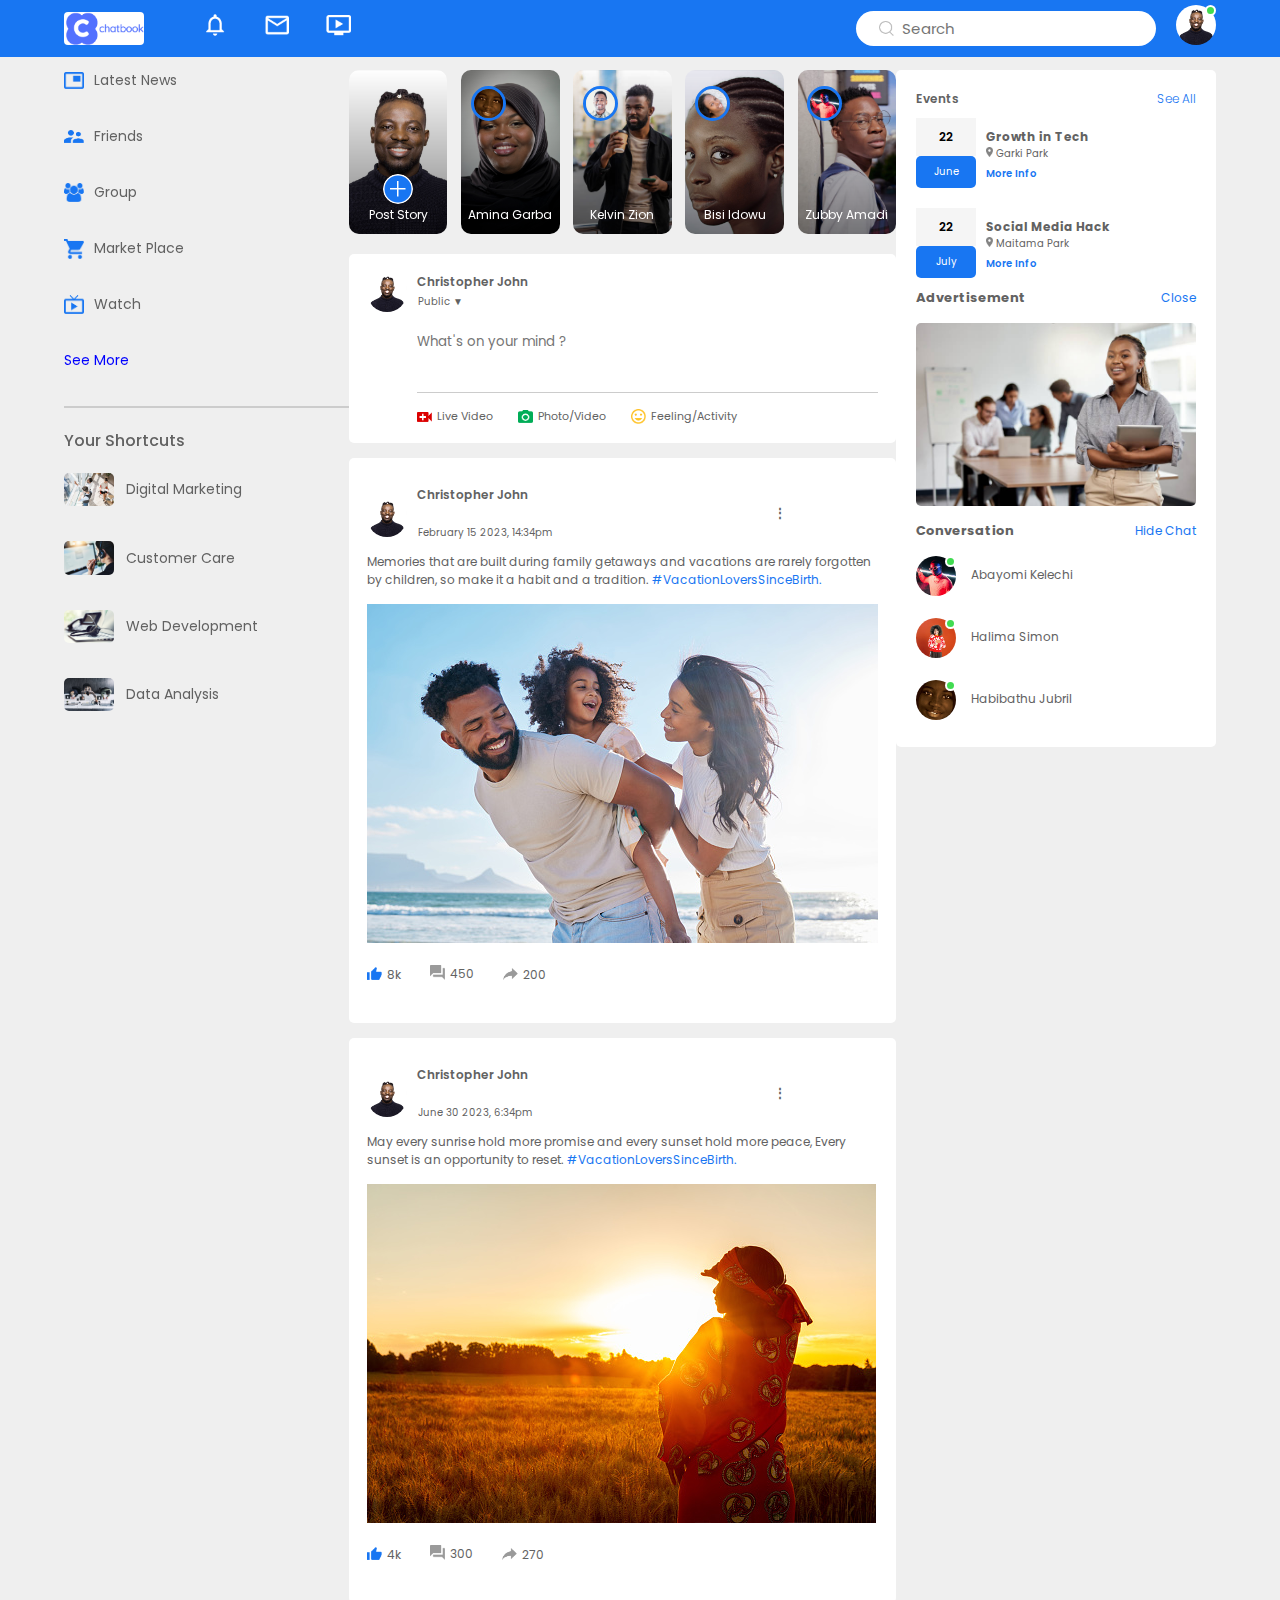
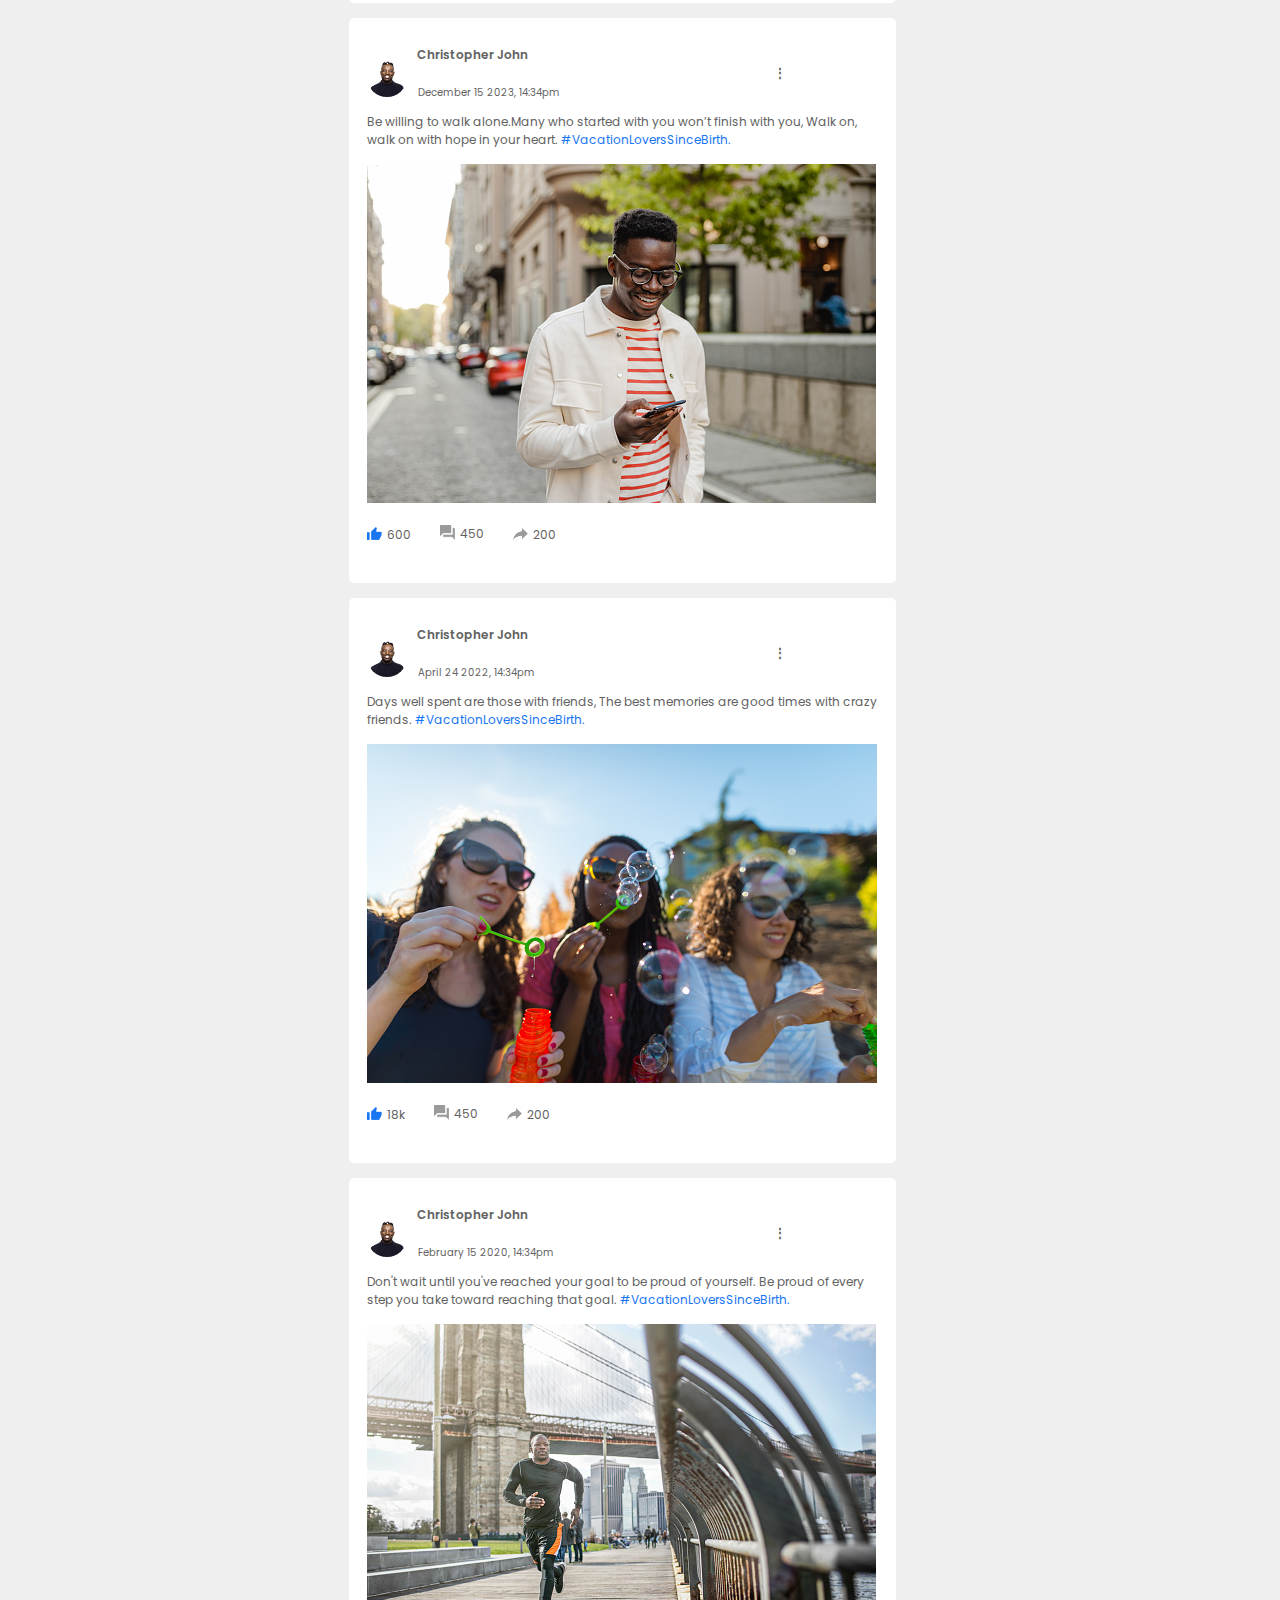
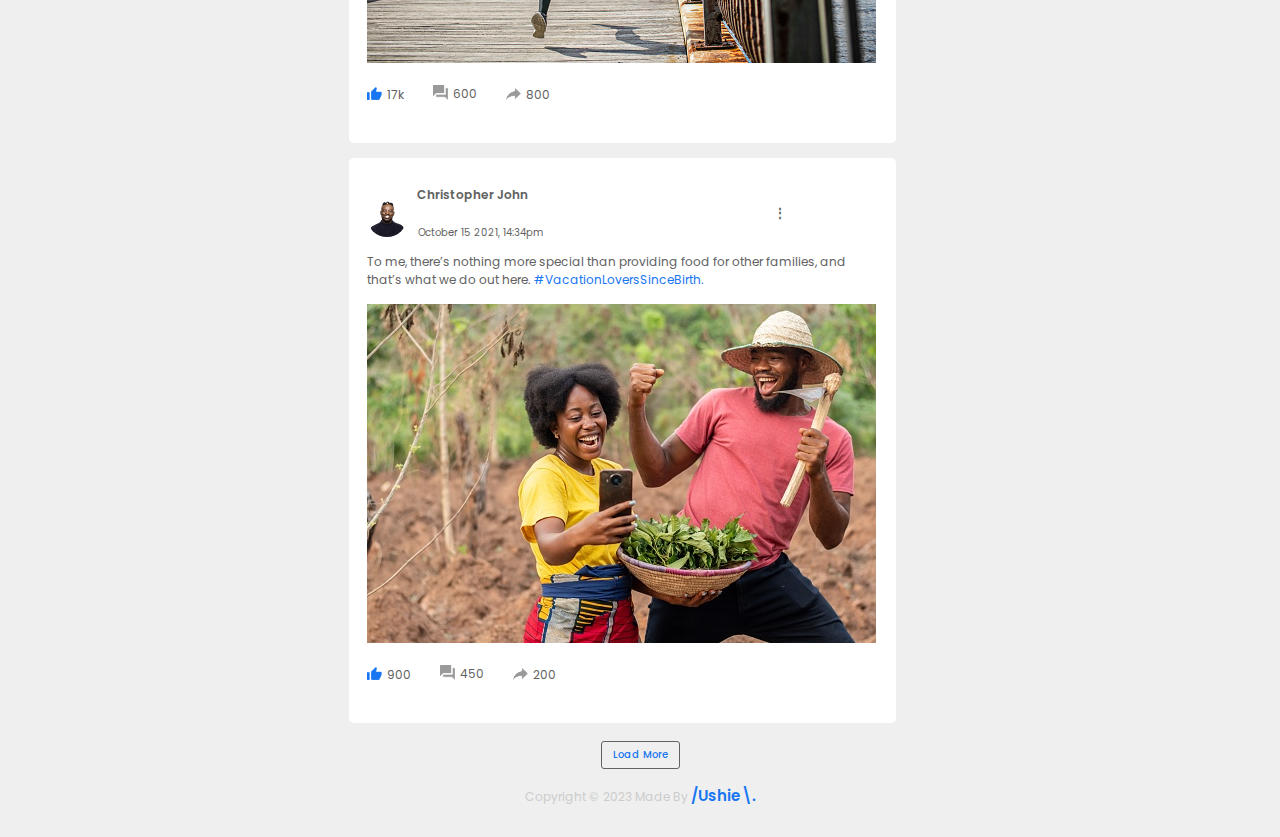
<file: index.html>
<!DOCTYPE html>
<html lang="en">
<head>
  <meta charset="UTF-8">
  <meta http-equiv="X-UA-Compatible" content="IE=edge">
  <meta name="viewport" content="width=device-width, initial-scale=1.0">
  <link rel="stylesheet" href="style.css">
  <title>ChatBook Social Media | Facebook Clone</title>
</head>
<body>
  
  <nav>
    <img src="images/chatbook-logo.png" class="logo">
    <div class="nav-left-section">
      <ul>
        <li><img src="icons/notification.png"></li>
        <li><img src="icons/inbox.png"></li>
        <li><img src="icons/video.png"></li>
      </ul>
    </div>
    <div class="nav-right-section">
      <div class="search-icon">
        <img src="icons/search.png">
        <input type="text" placeholder="Search">
      </div>
      <div class="user-icon online" onclick="dropDownSettingsToggle()">
        <img src="images/profile-photo.jpg">
    </div>

    <!-- THIS IS THE DROP DOWN MENU SETTINGS -->
    <div class="drop-down-settings">

      <div id="dark-btn">
        <span></span>
      </div>

      <div class="drop-down-menu-design">
        <div class="user-info">
          <img src="images/profile-photo.jpg">
          <div>
            <p>Christopher John</p>
            <a href="#">See your profile</a>
          </div>
      </div>
      <hr>
      <div class="user-info">
        <img src="icons/feedback.png">
        <div>
          <p>Give Feedback</p>
          <a href="#">Help me improve on my work</a>
        </div>
    </div>
    <hr>
    <div class="redirect-links">
      <img src="icons/setting.png" class="redirect-icons">
      <a href="#">Privacy & Settings <img src="icons/arrow.png" width="8px"></a>
    </div>

    <div class="redirect-links">
      <img src="icons/help.png" class="redirect-icons">
      <a href="#">Help & Support <img src="icons/arrow.png" width="8px"></a>
    </div>
    
    <div class="redirect-links">
      <img src="icons/display.png" class="redirect-icons">
      <a href="#">Display & Accessibility <img src="icons/arrow.png" width="8px"></a>
    </div>

    <div class="redirect-links">
      <img src="icons/logout.png" class="redirect-icons">
      <a href="LOGS/login.html">Logout <img src="icons/arrow.png" width="8px"></a>
    </div>

    </div>
    </div>
  </nav>

  <div class="container">
    <!-- THIS IS THE LEFT SIDE TIMELINE -->
    <div class="left-side-timeline">
      <div class="left-side-link">
        <a href="#"><img src="icons/news.png"> Latest News</a>
        <a href="#"><img src="icons/friends.png"> Friends</a>
        <a href="#"><img src="icons/group.png"> Group</a>
        <a href="#"><img src="icons/marketplace.png"> Market Place</a>
        <a href="#"><img src="icons/watch.png"> Watch</a>
        <a href="#">See More</a>
      </div>
      
      <!-- SHORTCUT LINKS -->
      <div class="shortcut-links">
        <p>Your Shortcuts</p>
        <a href="#"><img src="images/shortcut-1.jpg"> Digital Marketing</a>
        <a href="#"><img src="images/shortcut-2.jpg"> Customer Care</a>
        <a href="#"><img src="images/shortcut-3.jpg"> Web Development</a>
        <a href="#"><img src="images/shortcut-4.jpg"> Data Analysis</a>
      </div>
    </div>

    <!-- THIS IS THE MAIN TIMELINE -->
    <div class="main-timeline">

      <div class="main-story">
        <div class="profile-story main">
          <img src="icons/upload.png">
          <p>Post Story</p>
        </div>

        <div class="profile-story one">
          <img src="images/conversation03.jpg">
          <p>Amina Garba</p>
        </div>

        <div class="profile-story two">
          <img src="images/status-7.jpg">
          <p>Kelvin Zion</p>
        </div>

        <div class="profile-story three">
          <img src="images/status-8.jpg">
          <p>Bisi Idowu</p>
        </div>

        <div class="profile-story four">
          <img src="images/conversation01.jpg">
          <p>Zubby Amadi</p>
        </div>
      </div>

      <div class="first-container">
        <div class="user-info">
          <img src="images/profile-photo.jpg">
          <div>
            <p>Christopher John</p>
            <small>Public &#9660</small>
          </div>
        </div>

        <div class="post-container">
          <textarea rows="3" placeholder="What's on your mind ?"></textarea>

          <div class="post-container-icons">
            <a href="#"><img src="icons/live-video.png"> Live Video</a>
            <a href="#"><img src="icons/photo.png"> Photo/Video</a>
            <a href="#"><img src="icons/feeling.png"> Feeling/Activity</a>
          </div>
        </div>
      </div>

      <div class="middle-container">
        <div class="user-info">
          <img src="images/profile-photo.jpg">
          <div>
            <p>Christopher John <span>&#8942</span></p>
            <small>February 15 2023, 14:34pm </small>
          </div>
        </div>
        <p class="user-info-tag">Memories that are built during family getaways and vacations are rarely forgotten by children, 
          so make it a habit and a tradition. <span>&#x23;VacationLoversSinceBirth.</span></p>
          <img src="images/photo-2.jpg" class="user-info-img">

          <div class="reactions">
            <div class="reactions-icons">
              <div><img src="icons/like-blue.png"> 8k</div>
              <div><img src="icons/comments.png"> 450</div>
              <div><img src="icons/share.png"> 200</div>
            </div>
          </div>
      </div>

      <div class="middle-container">
        <div class="user-info">
          <img src="images/profile-photo.jpg">
          <div>
            <p>Christopher John <span>&#8942</span></p>
            <small>June 30 2023, 6:34pm </small>
          </div>
        </div>
        <p class="user-info-tag">May every sunrise hold more promise and every sunset hold more peace, Every sunset is an opportunity to reset. <span>&#x23;VacationLoversSinceBirth.</span></p>
          <img src="images/member-4.jpg" class="user-info-img">

          <div class="reactions">
            <div class="reactions-icons">
              <div><img src="icons/like-blue.png"> 4k</div>
              <div><img src="icons/comments.png"> 300</div>
              <div><img src="icons/share.png"> 270</div>
            </div>
          </div>
      </div>

      <div class="middle-container">
        <div class="user-info">
          <img src="images/profile-photo.jpg">
          <div>
            <p>Christopher John <span>&#8942</span></p>
            <small>December 15 2023, 14:34pm </small>
          </div>
        </div>
        <p class="user-info-tag">Be willing to walk alone.Many who started with you won’t finish with you, Walk on, walk on with hope in your heart. <span>&#x23;VacationLoversSinceBirth.</span></p>
          <img src="images/photo-1.jpg" class="user-info-img">

          <div class="reactions">
            <div class="reactions-icons">
              <div><img src="icons/like-blue.png"> 600</div>
              <div><img src="icons/comments.png"> 450</div>
              <div><img src="icons/share.png"> 200</div>
            </div>
          </div>
      </div>

      <div class="middle-container">
        <div class="user-info">
          <img src="images/profile-photo.jpg">
          <div>
            <p>Christopher John <span>&#8942</span></p>
            <small>April 24 2022, 14:34pm </small>
          </div>
        </div>
        <p class="user-info-tag">Days well spent are those with friends, The best memories are good times with crazy friends. <span>&#x23;VacationLoversSinceBirth.</span></p>
          <img src="images/feed-1.jpg" class="user-info-img">

          <div class="reactions">
            <div class="reactions-icons">
              <div><img src="icons/like-blue.png"> 18k</div>
              <div><img src="icons/comments.png"> 450</div>
              <div><img src="icons/share.png"> 200</div>
            </div>
          </div>
      </div>

      <div class="middle-container">
        <div class="user-info">
          <img src="images/profile-photo.jpg">
          <div>
            <p>Christopher John <span>&#8942</span></p>
            <small>February 15 2020, 14:34pm </small>
          </div>
        </div>
        <p class="user-info-tag">Don't wait until you've reached your goal to be proud of yourself. Be proud of every step you take toward reaching that goal. <span>&#x23;VacationLoversSinceBirth.</span></p>
          <img src="images/feed-2.jpg" class="user-info-img">

          <div class="reactions">
            <div class="reactions-icons">
              <div><img src="icons/like-blue.png"> 17k</div>
              <div><img src="icons/comments.png"> 600</div>
              <div><img src="icons/share.png"> 800</div>
            </div>
          </div>
      </div>

      <div class="middle-container">
        <div class="user-info">
          <img src="images/profile-photo.jpg">
          <div>
            <p>Christopher John <span>&#8942</span></p>
            <small>October 15 2021, 14:34pm </small>
          </div>
        </div>
        <p class="user-info-tag">To me, there’s nothing more special than providing food for other families, and that’s what we do out here. <span>&#x23;VacationLoversSinceBirth.</span></p>
          <img src="images/member-2.jpg" class="user-info-img">

          <div class="reactions">
            <div class="reactions-icons">
              <div><img src="icons/like-blue.png"> 900</div>
              <div><img src="icons/comments.png"> 450</div>
              <div><img src="icons/share.png"> 200</div>
            </div>
          </div>

      </div>
    </div>

    <!-- THIS IS THE RIGHT TIMELINE -->
    <div class="right-side-timeline">

      <div class="right-side-timeline-title">
        <h2>Events</h2>
        <a href="#">See All</a>
      </div>

      <div class="upcoming-activities">
        <div class="left-activities">
          <h3>22</h3>
          <span>June</span>
        </div>

        <div class="right-activities">
          <h2>Growth in Tech</h2>
          <p><img src="icons/location.png">Garki Park</p>
          <a href="#">More Info</a>
        </div>
    </div>

    <div class="upcoming-activities">
      <div class="left-activities">
        <h3>22</h3>
        <span>July</span>
      </div>

      <div class="right-activities">
        <h2>Social Media Hack</h2>
        <p><img src="icons/location.png">Maitama Park</p>
        <a href="#">More Info</a>
      </div>
  </div>

  <div class="advert-display">
    <h2>Advertisement</h2>
    <a href="#">Close</a>
  </div>
  <img src="images/advertisement01.jpg" class="ads-img">

  <div class="advert-display-bottom">
    <h2>Conversation</h2>
    <a href="#">Hide Chat</a>
  </div>
    
  <div class="conversation-list">
    <div class="online">
      <img src="images/conversation01.jpg">
    </div>
    <p>Abayomi Kelechi</p>
  </div>

  <div class="conversation-list">
    <div class="online">
      <img src="images/conversation02.jpg">
    </div>
    <p>Halima Simon</p>
  </div>

  <div class="conversation-list">
    <div class="online">
      <img src="images/conversation03.jpg">
    </div>
    <p>Habibathu Jubril</p>
  </div>
  </div>
</div>
<div>
  <button type="button" class="btn">Load More</button>

  <footer class="main-footer">
    <p>
      Copyright &copy; 2023 Made By <a href="#"> /Ushie\.</a>
    </p>
  </footer>
</div>

<script src="script.js"></script>
</body>
</html>
</file>
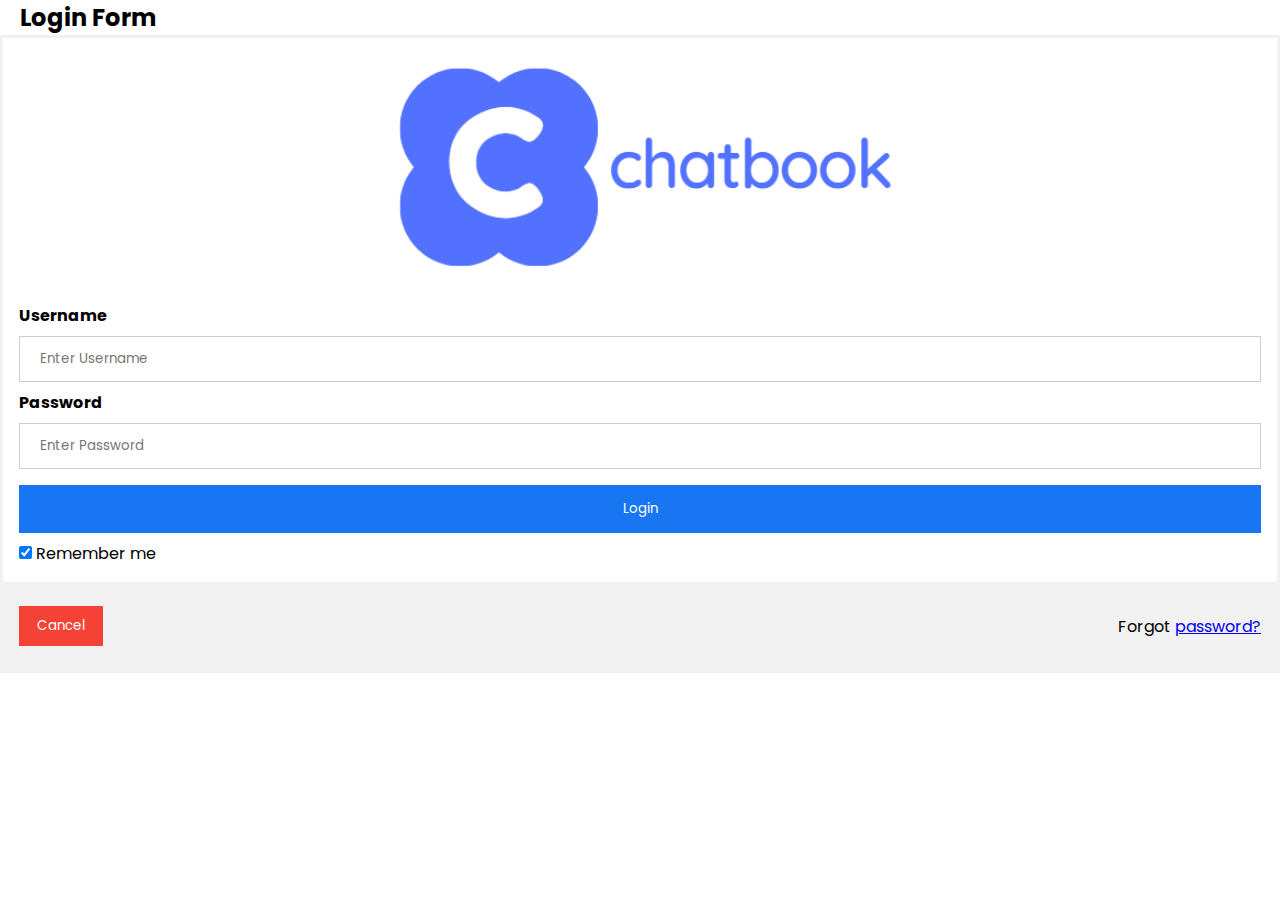
<file: LOGS/logs.html>
<!DOCTYPE html>
<html lang="en">
<head>
  <meta charset="UTF-8">
  <meta http-equiv="X-UA-Compatible" content="IE=edge">
  <meta name="viewport" content="width=device-width, initial-scale=1.0">
  <link rel="icon" href="chatbook-logo.png">
  <link rel="stylesheet" href="logs.css">
  <title>Login | ChatBook</title>
</head>
<body>
  
  <h2 class="log">Login Form</h2>
    <!--Step 1 : Adding HTML-->
    <form action="/action_page.php">
        <div class="imgcontainer">
          <img src="chatbook-logo.png" class="logo" alt="chatbook logo">
        </div>
 
        <div class="container">
            <label><b>Username</b></label>
            <input type="text" placeholder="Enter Username" name="uname" required>
 
            <label><b>Password</b></label>
            <input type="password" placeholder="Enter Password" name="psw" required>
 
            <button type="submit">Login</button>
            <input type="checkbox" checked="checked"> Remember me
        </div>
 
        <div class="container" style="background-color:#f1f1f1">
            <button type="button" class="cancelbtn">Cancel</button>
            <span class="psw">Forgot <a href="#">password?</a></span>
        </div>
    </form>

</body>
</html>
</file>
<file: style.css>
@import url("https://fonts.googleapis.com/css2?family=Poppins:wght@500&display=swap");
* {
  padding: 0;
  margin: 0;
  box-sizing: border-box;
  font-family: "Poppins";
}
:root {
  --body-color: #efefef;
  --nav-color: #1876f2;
  --bg-color: #fff;
}
.dark-theme {
  --body-color: #0a0a0a;
  --nav-color: #000;
  --bg-color: #000;
}

body {
  background-color: var(--body-color);
  transition: background-color 0.3s;
}

/* THE NAV SECTION BEGINS HERE */
nav {
  display: flex;
  align-items: center;
  justify-content: space-between;
  background-color: var(--nav-color);
  padding: 5px 5%;
  position: sticky;
  top: 0;
  right: 0;
  z-index: 100;
}
.logo {
  width: 80px;
  margin-right: 15px;
  border-radius: 4px;
  cursor: pointer;
}
.nav-left-section,
.nav-right-section {
  display: flex;
  align-items: center;
  justify-content: center;
}
.nav-right-section {
  margin-left: 40%;
}
.nav-left-section ul li {
  display: inline-block;
  list-style: none;
}
.nav-left-section ul li img {
  width: 28px;
  margin: 0 15px;
  cursor: pointer;
}
.user-icon img {
  width: 40px;
  border-radius: 80%;
  cursor: pointer;
}
.search-icon {
  width: 300px;
  background-color: #fff;
  display: flex;
  align-items: center;
  padding: 5px 15px;
  margin-right: 20px;
  border-radius: 30px;
}
.search-icon img {
  width: 15px;
  margin: 5px 8px;
  cursor: pointer;
}
.search-icon input {
  font-size: 15px;
  outline: none;
  border: none;
  background-color: transparent;
}
.online {
  position: relative;
}
.online::after {
  content: "";
  width: 7px;
  height: 7px;
  border: 2px solid #fff;
  border-radius: 50%;
  background: #41db51;
  position: absolute;
  top: 0;
  right: 0;
}

/* THIS IS THE DROP DOWN MENU */
.drop-down-settings {
  position: absolute;
  width: 24%;
  max-width: 350px;
  top: 108%;
  right: 5%;
  box-shadow: 0 0 15px rgba(0, 0, 0, 0.5);
  overflow: hidden;
  background-color: var(--bg-color);
  border-radius: 5px;
  max-height: 0;
  transition: max-height 0.5s;
}
/* THIS IS THE DARK MODE TOGGLE BUTTON */
#dark-btn {
  position: absolute;
  display: flex;
  top: 20px;
  right: 20px;
  background-color: #ccc;
  border-radius: 15px;
  width: 45px;
  padding: 3px 4px;
  cursor: pointer;
  transition: padding-left 0.4s, background-color 0.4s;
}
#dark-btn span {
  width: 18px;
  height: 18px;
  background-color: #fff;
  border-radius: 50%;
  display: inline-block;
}
#dark-btn.dark-btn-on {
  padding-left: 24px;
  /* background-color: #fff; */
}
.settings-height {
  max-height: 450px;
}
.drop-down-settings a {
  font-size: 12px;
  text-decoration: none;
  color: #1876f2;
  margin-left: 10px;
}
.drop-down-menu-design {
  padding: 15px;
}
.drop-down-menu-design hr {
  border: none;
  height: 1px;
  background-color: #9a9a9a;
  margin: 14px 0;
}
.redirect-links {
  display: flex;
  align-items: center;
  margin: 15px 0;
}
.redirect-links .redirect-icons {
  width: 30px;
  margin-right: 10px;
  border-radius: 50%;
  cursor: pointer;
}
.redirect-links a {
  display: flex;
  align-items: center;
  justify-content: space-between;
  flex: 1;
  color: #626262;
}

/* THIS IS THE CONTAINER SECTION FOR LEFT/RIGHT/MAIN TIMELINE */
.container {
  display: flex;
  justify-content: space-between;
  padding: 13px 5%;
}

/* THIS IS THE LEFT SIDE TIMELINE */
.left-side-timeline {
  flex-basis: 25%;
  align-self: flex-start;
  position: sticky;
  top: 70px;
}
.left-side-link {
  display: grid;
  align-items: center;
}
.left-side-link img {
  width: 20px;
  margin-right: 10px;
}
.left-side-link a {
  display: flex;
  align-items: center;
  margin-bottom: 35px;
  text-decoration: none;
  color: #626262;
  width: fit-content;
  font-size: 14px;
}
.left-side-link a:nth-of-type(6) {
  color: blue;
}
.left-side-link {
  border-bottom: 2px solid #ccc;
  margin-bottom: 20px;
}

/* THIS IS THE SHORTCUT LINKS */
.shortcut-links {
  display: grid;
  align-items: center;
}
.shortcut-links img {
  width: 50px;
  margin-right: 12px;
  border-radius: 5px;
}
.shortcut-links a {
  display: flex;
  align-items: center;
  margin-bottom: 35px;
  text-decoration: none;
  color: #626262;
  width: fit-content;
  font-size: 14px;
}
.shortcut-links p {
  margin-bottom: 20px;
  color: #626262;
  font-weight: 500;
}

/* THIS IS THE MAIN TIMELINE */
.main-timeline {
  flex-basis: 47%;
}
.main-story {
  display: flex;
  justify-content: space-between;
  margin-bottom: 20px;
}
.profile-story {
  flex-basis: 18%;
  padding-top: 30%;
  position: relative;
  background-image: linear-gradient(transparent, rgba(0, 0, 0, 0.5)),
    url("images/profile-photo.jpg");
  background-size: cover;
  background-position: center;
  border-radius: 10px;
}
.profile-story img {
  position: absolute;
  width: 35px;
  border-radius: 50%;
  top: 10%;
  left: 10%;
  border: 3px solid #1876f2;
}
.profile-story p {
  position: absolute;
  width: 100%;
  bottom: 10px;
  /* margin-bottom: 10px; */
  text-align: center;
  font-size: 12px;
  color: #fff;
}
.main-story .main img {
  top: unset;
  left: 50%;
  bottom: 30px;
  transform: translateX(-50%);
  width: 30px;
  border: none;
}
.first-container {
  width: 100%;
  background-color: #fff;
  border-radius: 5px;
  padding: 18px;
  color: #626262;
}
.user-info {
  display: flex;
  align-items: center;
  margin-right: 15px;
}
.user-info img {
  width: 40px;
  border-radius: 50%;
}
.user-info p {
  margin-bottom: -4px;
  margin-left: 10px;
  font-size: 12px;
  font-weight: 600;
}
.user-info small {
  margin-left: 11px;
  font-size: 10px;
}
.user-info h4 {
  font-size: 5px;
}
.post-container {
  padding-top: 20px;
  padding-left: 50px;
}
.post-container textarea {
  width: 100%;
  border: none;
  outline: none;
  resize: none;
  background-color: transparent;
  border-bottom: 1px solid #ccc;
}
.post-container-icons {
  display: flex;
  align-items: center;
  margin-top: 8px;
}
.post-container-icons img {
  width: 15px;
  margin-right: 5px;
}
.post-container-icons a {
  display: flex;
  align-items: center;
  font-size: 11px;
  text-decoration: none;
  color: #626262;
  margin-right: 25px;
}
.middle-container {
  width: 100%;
  background-color: #fff;
  border-radius: 5px;
  padding: 18px;
  color: #626262;
  margin-top: 15px;
}
.middle-container .user-info span {
  width: 100%;
  margin-left: 357px;
}
.middle-container p {
  font-size: 12px;
  color: #626262;
  margin-top: 10px;
}
.middle-container img {
  margin-top: 15px;
}
.user-info-img img {
  width: 100%;
}
.user-info-tag span {
  color: #1876f2;
}
.reactions {
  display: flex;
  align-items: center;
  justify-content: space-between;
}
.reactions-icons div {
  display: inline-flex;
  align-items: center;
  margin-right: 25px;
  font-size: 12px;
}
.reactions-icons div img {
  width: 15px;
  margin-right: 5px;
  padding-bottom: 18px;
}
.main-story .one {
  flex-basis: 18%;
  padding-top: 30%;
  position: relative;
  background-image: linear-gradient(transparent, rgba(0, 0, 0, 0.5)),
    url("images/status-1.jpg");
  background-size: cover;
  background-position: center;
  border-radius: 10px;
}
.main-story .two {
  flex-basis: 18%;
  padding-top: 30%;
  position: relative;
  background-image: linear-gradient(transparent, rgba(0, 0, 0, 0.5)),
    url("images/photo-6.jpg");
  background-size: cover;
  background-position: center;
  border-radius: 10px;
}
.main-story .three {
  flex-basis: 18%;
  padding-top: 30%;
  position: relative;
  background-image: linear-gradient(transparent, rgba(0, 0, 0, 0.5)),
    url("images/status-5.jpg");
  background-size: cover;
  background-position: center;
  border-radius: 10px;
}
.main-story .four {
  flex-basis: 18%;
  padding-top: 30%;
  position: relative;
  background-image: linear-gradient(transparent, rgba(0, 0, 0, 0.5)),
    url("images/photo-5.jpg");
  background-size: cover;
  background-position: center;
  border-radius: 10px;
}

/* THIS IS THE RIGHT SIDE TIMELINE */
.right-side-timeline {
  flex-basis: 25%;
  align-self: flex-start;
  position: sticky;
  background-color: var(--bg-color);
  padding: 20px;
  top: 70px;
  border-radius: 5px;
}
.right-side-timeline-title {
  display: flex;
  align-items: center;
  justify-content: space-between;
}
.right-side-timeline-title h2 {
  color: #626262;
  font-size: 12px;
  font-weight: 600;
}
.right-side-timeline-title a {
  text-decoration: none;
  color: #1876f2;
  font-size: 12px;
  font-weight: 300;
}

/* THIS IS UPCOMING ACTIVITIES */
.upcoming-activities {
  display: flex;
  font-size: 14px;
  margin-bottom: 10px;
}
.left-activities {
  padding-top: 10px;
  text-align: center;
  position: relative;
  margin-right: 10px;
  height: 80px;
  width: 60px;
}
.left-activities h3 {
  font-size: 12px;
  font-weight: 600;
  padding: 10px;
  margin-bottom: 15px;
  overflow: hidden;
  background-color: #f5f5f5;
}
.left-activities span {
  font-size: 11px;
  position: absolute;
  bottom: 0;
  left: 0;
  width: 100%;
  padding: 8px 15px;
  font-size: 10px;
  color: #ffffff;
  background-color: #1876f2;
  border-radius: 5px;
}
.right-activities {
  padding-top: 20px;
  position: relative;
}
.right-activities h2 {
  font-size: 12px;
  color: #626262;
}
.right-activities img {
  width: 7px;
  margin-right: 3px;
}
.right-activities p {
  font-size: 10px;
  color: #626262;
}
.right-activities a {
  font-size: 10px;
  font-weight: 600;
  text-decoration: none;
  color: #1876f2;
}
.advert-display {
  display: flex;
  align-items: center;
  justify-content: space-between;
}
.advert-display h2 {
  display: flex;
  font-size: 13px;
  color: #626262;
}
.advert-display a {
  text-decoration: none;
  font-size: 12px;
  color: #1876f2;
}
.ads-img {
  width: 280px;
  margin-top: 15px;
  border-radius: 5px;
}
.advert-display-bottom {
  display: flex;
  align-items: center;
  justify-content: space-between;
  margin-top: 8px;
}
.advert-display-bottom h2 {
  font-size: 13px;
  color: #626262;
}
.advert-display-bottom a {
  text-decoration: none;
  color: #1876f2;
  font-size: 12px;
}
.conversation-list {
  display: flex;
  margin-top: 15px;
}
.conversation-list p {
  margin-left: 15px;
  font-size: 12px;
  padding-top: 10px;
  color: #626262;
}
.online img {
  width: 40px;
  border-radius: 50%;
}

/* THIS IS THE LOAD MORE BUTTON AND FOOTER */
.btn {
  display: flex;
  margin: 0 auto;
  align-items: center;
  margin-top: 5px;
  color: #1876f2;
  background-color: transparent;
  border: none;
  border: 1px solid #626262;
  font-size: 10px;
  font-weight: 500;
  border-radius: 3px;
  cursor: pointer;
  padding: 5px 11px;
}
.main-footer {
  display: flex;
  align-items: center;
  justify-content: center;
  padding-top: 15px;
  margin-bottom: 30px;
}
.main-footer p {
  font-size: 12px;
  color: #cccccc;
}
.main-footer a {
  text-decoration: none;
  color: #1876f2;
  font-size: 15px;
  font-weight: 600;
}
</file>
<file: LOGS/logs.css>
@import url("https://fonts.googleapis.com/css2?family=Poppins:wght@500&display=swap");
*{
  padding: 0;
  margin: 0;
  box-sizing: border-box;
  font-family: "Poppins";
}

/*set border to the form*/
     
form {
  border: 3px solid #f1f1f1;
}
/*assign full width inputs*/

input[type=text],
input[type=password] {
  width: 100%;
  padding: 12px 20px;
  margin: 8px 0;
  display: inline-block;
  border: 1px solid #ccc;
  box-sizing: border-box;
}
/*set a style for the buttons*/

button {
  background-color: #1876f2;
  color: white;
  padding: 14px 20px;
  margin: 8px 0;
  border: none;
  cursor: pointer;
  width: 100%;
}

.log{
  margin-left: 20px;
}

/* set a hover effect for the button*/
     
button:hover {
  opacity: 0.8;
}
/*set extra style for the cancel button*/

.cancelbtn {
  width: auto;
  padding: 10px 18px;
  background-color: #f44336;
}
/*centre the display image inside the container*/

.imgcontainer {
  text-align: center;
  margin: 24px 0 12px 0;
}
/*set image properties*/

img.logo {
  width: 40%;
}

/*set padding to the container*/
     
.container {
  padding: 16px;
}
/*set the forgot password text*/

span.psw {
  float: right;
  padding-top: 16px;
}
</file>
